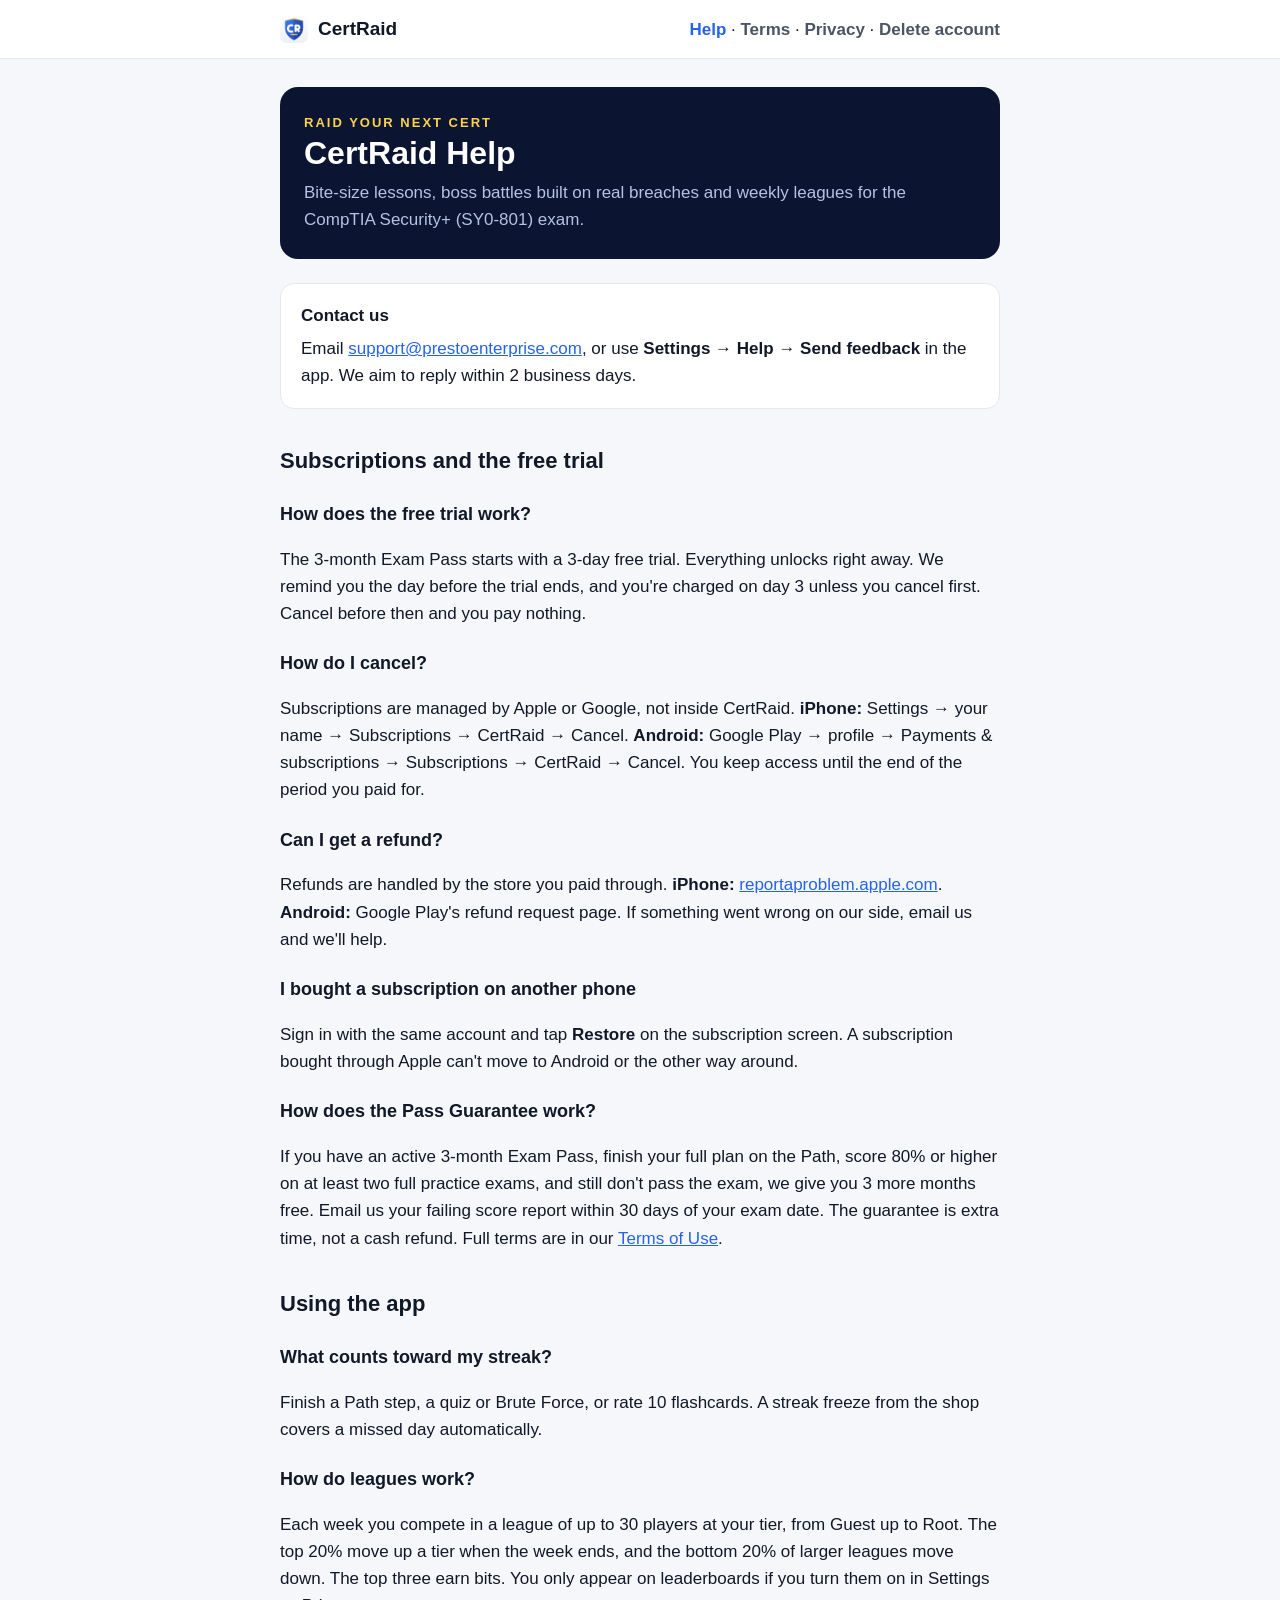
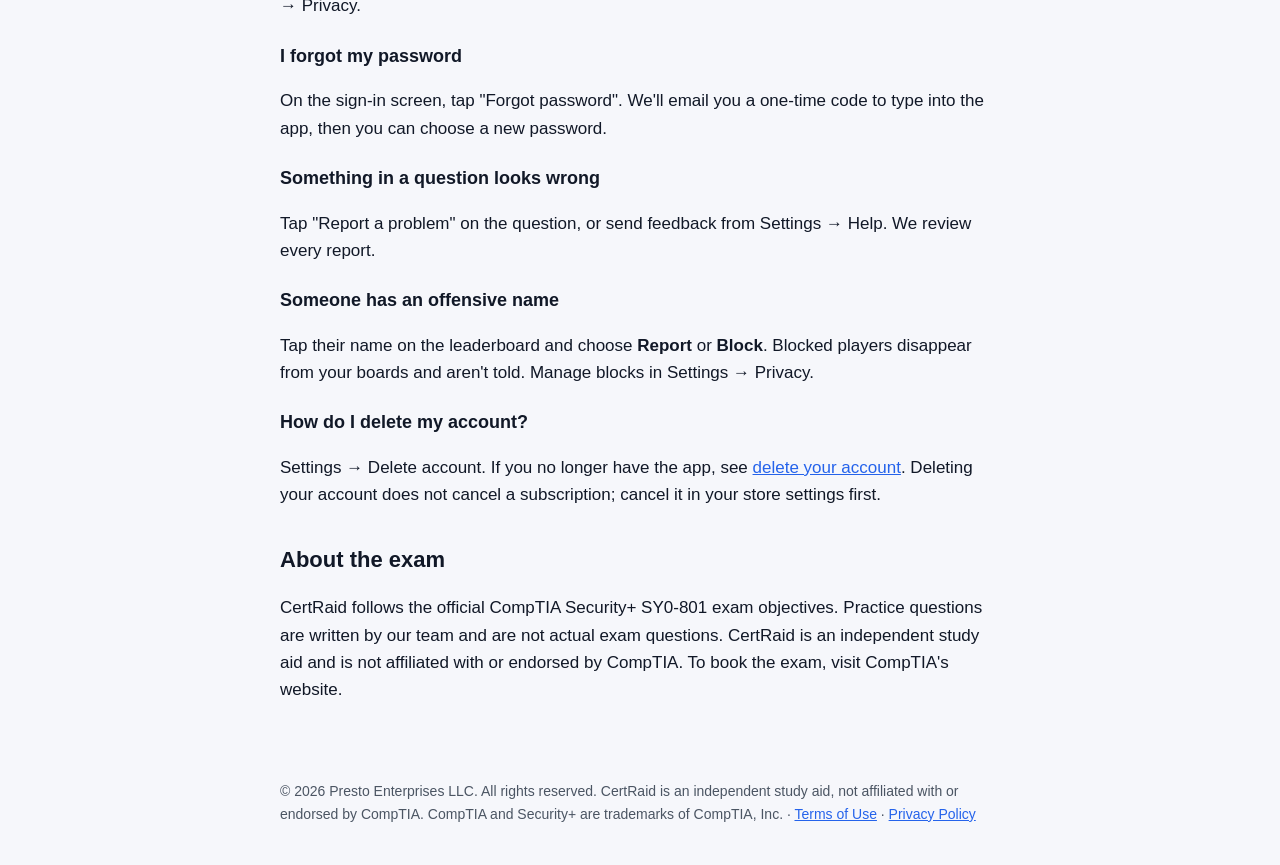
<file: index.html>
<!doctype html>
<html lang="en">
<head>
<meta charset="utf-8">
<meta name="viewport" content="width=device-width, initial-scale=1">
<title>Help · CertRaid</title>
<meta name="description" content="Help and contact for CertRaid, the gamified CompTIA Security+ (SY0-801) study app.">
<link rel="icon" href="favicon.png">
<link rel="stylesheet" href="style.css">
</head>
<body>
<header><div class="bar">
  <a class="brand" href="./"><img src="icon.png" alt="" width="28" height="28"> CertRaid</a>
  <nav><a href="./" aria-current="page">Help</a> · <a href="terms.html">Terms</a> · <a href="privacy.html">Privacy</a> · <a href="delete-account.html">Delete account</a></nav>
</div></header>
<main>
<div class="hero">
  <div class="tag">RAID YOUR NEXT CERT</div>
  <h1>CertRaid Help</h1>
  <p>Bite-size lessons, boss battles built on real breaches and weekly leagues for the CompTIA Security+ (SY0-801) exam.</p>
</div>

<div class="card">
  <strong>Contact us</strong>
  <p style="margin: 6px 0 0">Email <a href="mailto:support@prestoenterprise.com">support@prestoenterprise.com</a>, or use <strong>Settings → Help → Send feedback</strong> in the app. We aim to reply within 2 business days.</p>
</div>

<h2>Subscriptions and the free trial</h2>

<h3>How does the free trial work?</h3>
<p>The 3-month Exam Pass starts with a 3-day free trial. Everything unlocks right away. We remind you the day before the trial ends, and you're charged on day 3 unless you cancel first. Cancel before then and you pay nothing.</p>

<h3>How do I cancel?</h3>
<p>Subscriptions are managed by Apple or Google, not inside CertRaid. <strong>iPhone:</strong> Settings → your name → Subscriptions → CertRaid → Cancel. <strong>Android:</strong> Google Play → profile → Payments &amp; subscriptions → Subscriptions → CertRaid → Cancel. You keep access until the end of the period you paid for.</p>

<h3>Can I get a refund?</h3>
<p>Refunds are handled by the store you paid through. <strong>iPhone:</strong> <a href="https://reportaproblem.apple.com">reportaproblem.apple.com</a>. <strong>Android:</strong> Google Play's refund request page. If something went wrong on our side, email us and we'll help.</p>

<h3>I bought a subscription on another phone</h3>
<p>Sign in with the same account and tap <strong>Restore</strong> on the subscription screen. A subscription bought through Apple can't move to Android or the other way around.</p>

<h3>How does the Pass Guarantee work?</h3>
<p>If you have an active 3-month Exam Pass, finish your full plan on the Path, score 80% or higher on at least two full practice exams, and still don't pass the exam, we give you 3 more months free. Email us your failing score report within 30 days of your exam date. The guarantee is extra time, not a cash refund. Full terms are in our <a href="terms.html#guarantee">Terms of Use</a>.</p>

<h2>Using the app</h2>

<h3>What counts toward my streak?</h3>
<p>Finish a Path step, a quiz or Brute Force, or rate 10 flashcards. A streak freeze from the shop covers a missed day automatically.</p>

<h3>How do leagues work?</h3>
<p>Each week you compete in a league of up to 30 players at your tier, from Guest up to Root. The top 20% move up a tier when the week ends, and the bottom 20% of larger leagues move down. The top three earn bits. You only appear on leaderboards if you turn them on in Settings → Privacy.</p>

<h3>I forgot my password</h3>
<p>On the sign-in screen, tap "Forgot password". We'll email you a one-time code to type into the app, then you can choose a new password.</p>

<h3>Something in a question looks wrong</h3>
<p>Tap "Report a problem" on the question, or send feedback from Settings → Help. We review every report.</p>

<h3>Someone has an offensive name</h3>
<p>Tap their name on the leaderboard and choose <strong>Report</strong> or <strong>Block</strong>. Blocked players disappear from your boards and aren't told. Manage blocks in Settings → Privacy.</p>

<h3>How do I delete my account?</h3>
<p>Settings → Delete account. If you no longer have the app, see <a href="delete-account.html">delete your account</a>. Deleting your account does not cancel a subscription; cancel it in your store settings first.</p>

<h2>About the exam</h2>
<p>CertRaid follows the official CompTIA Security+ SY0-801 exam objectives. Practice questions are written by our team and are not actual exam questions. CertRaid is an independent study aid and is not affiliated with or endorsed by CompTIA. To book the exam, visit CompTIA's website.</p>
</main>
<footer>© 2026 Presto Enterprises LLC. All rights reserved. CertRaid is an independent study aid, not affiliated with or endorsed by CompTIA. CompTIA and Security+ are trademarks of CompTIA, Inc. · <a href="terms.html">Terms of Use</a> · <a href="privacy.html">Privacy Policy</a></footer>
</body>
</html>
</file>
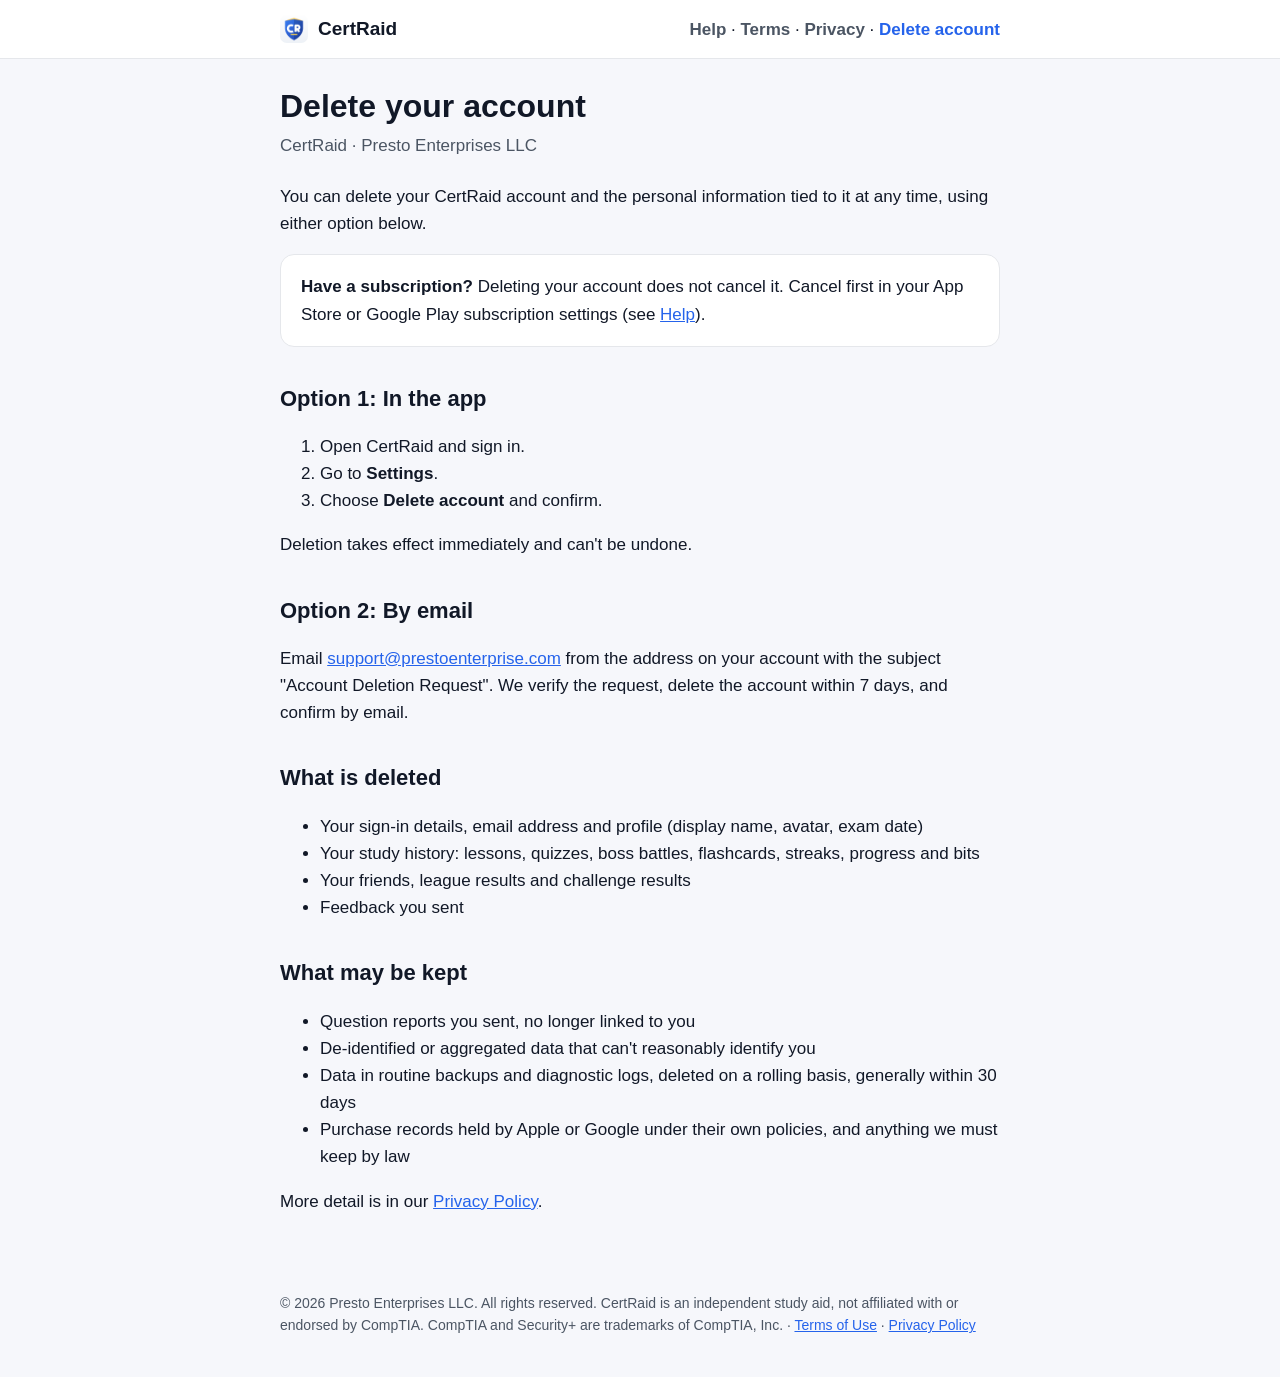
<file: delete-account.html>
<!doctype html>
<html lang="en">
<head>
<meta charset="utf-8">
<meta name="viewport" content="width=device-width, initial-scale=1">
<title>Delete your account · CertRaid</title>
<meta name="description" content="How to delete your CertRaid account and data.">
<link rel="icon" href="favicon.png">
<link rel="stylesheet" href="style.css">
</head>
<body>
<header><div class="bar">
  <a class="brand" href="./"><img src="icon.png" alt="" width="28" height="28"> CertRaid</a>
  <nav><a href="./">Help</a> · <a href="terms.html">Terms</a> · <a href="privacy.html">Privacy</a> · <a href="delete-account.html" aria-current="page">Delete account</a></nav>
</div></header>
<main>
<h1>Delete your account</h1>
<p class="meta">CertRaid · Presto Enterprises LLC</p>

<p>You can delete your CertRaid account and the personal information tied to it at any time, using either option below.</p>

<div class="card"><strong>Have a subscription?</strong> Deleting your account does not cancel it. Cancel first in your App Store or Google Play subscription settings (see <a href="./">Help</a>).</div>

<h2>Option 1: In the app</h2>
<ol>
  <li>Open CertRaid and sign in.</li>
  <li>Go to <strong>Settings</strong>.</li>
  <li>Choose <strong>Delete account</strong> and confirm.</li>
</ol>
<p>Deletion takes effect immediately and can't be undone.</p>

<h2>Option 2: By email</h2>
<p>Email <a href="mailto:support@prestoenterprise.com?subject=Account%20Deletion%20Request">support@prestoenterprise.com</a> from the address on your account with the subject "Account Deletion Request". We verify the request, delete the account within 7 days, and confirm by email.</p>

<h2>What is deleted</h2>
<ul>
  <li>Your sign-in details, email address and profile (display name, avatar, exam date)</li>
  <li>Your study history: lessons, quizzes, boss battles, flashcards, streaks, progress and bits</li>
  <li>Your friends, league results and challenge results</li>
  <li>Feedback you sent</li>
</ul>

<h2>What may be kept</h2>
<ul>
  <li>Question reports you sent, no longer linked to you</li>
  <li>De-identified or aggregated data that can't reasonably identify you</li>
  <li>Data in routine backups and diagnostic logs, deleted on a rolling basis, generally within 30 days</li>
  <li>Purchase records held by Apple or Google under their own policies, and anything we must keep by law</li>
</ul>
<p>More detail is in our <a href="privacy.html">Privacy Policy</a>.</p>
</main>
<footer>© 2026 Presto Enterprises LLC. All rights reserved. CertRaid is an independent study aid, not affiliated with or endorsed by CompTIA. CompTIA and Security+ are trademarks of CompTIA, Inc. · <a href="terms.html">Terms of Use</a> · <a href="privacy.html">Privacy Policy</a></footer>
</body>
</html>
</file>
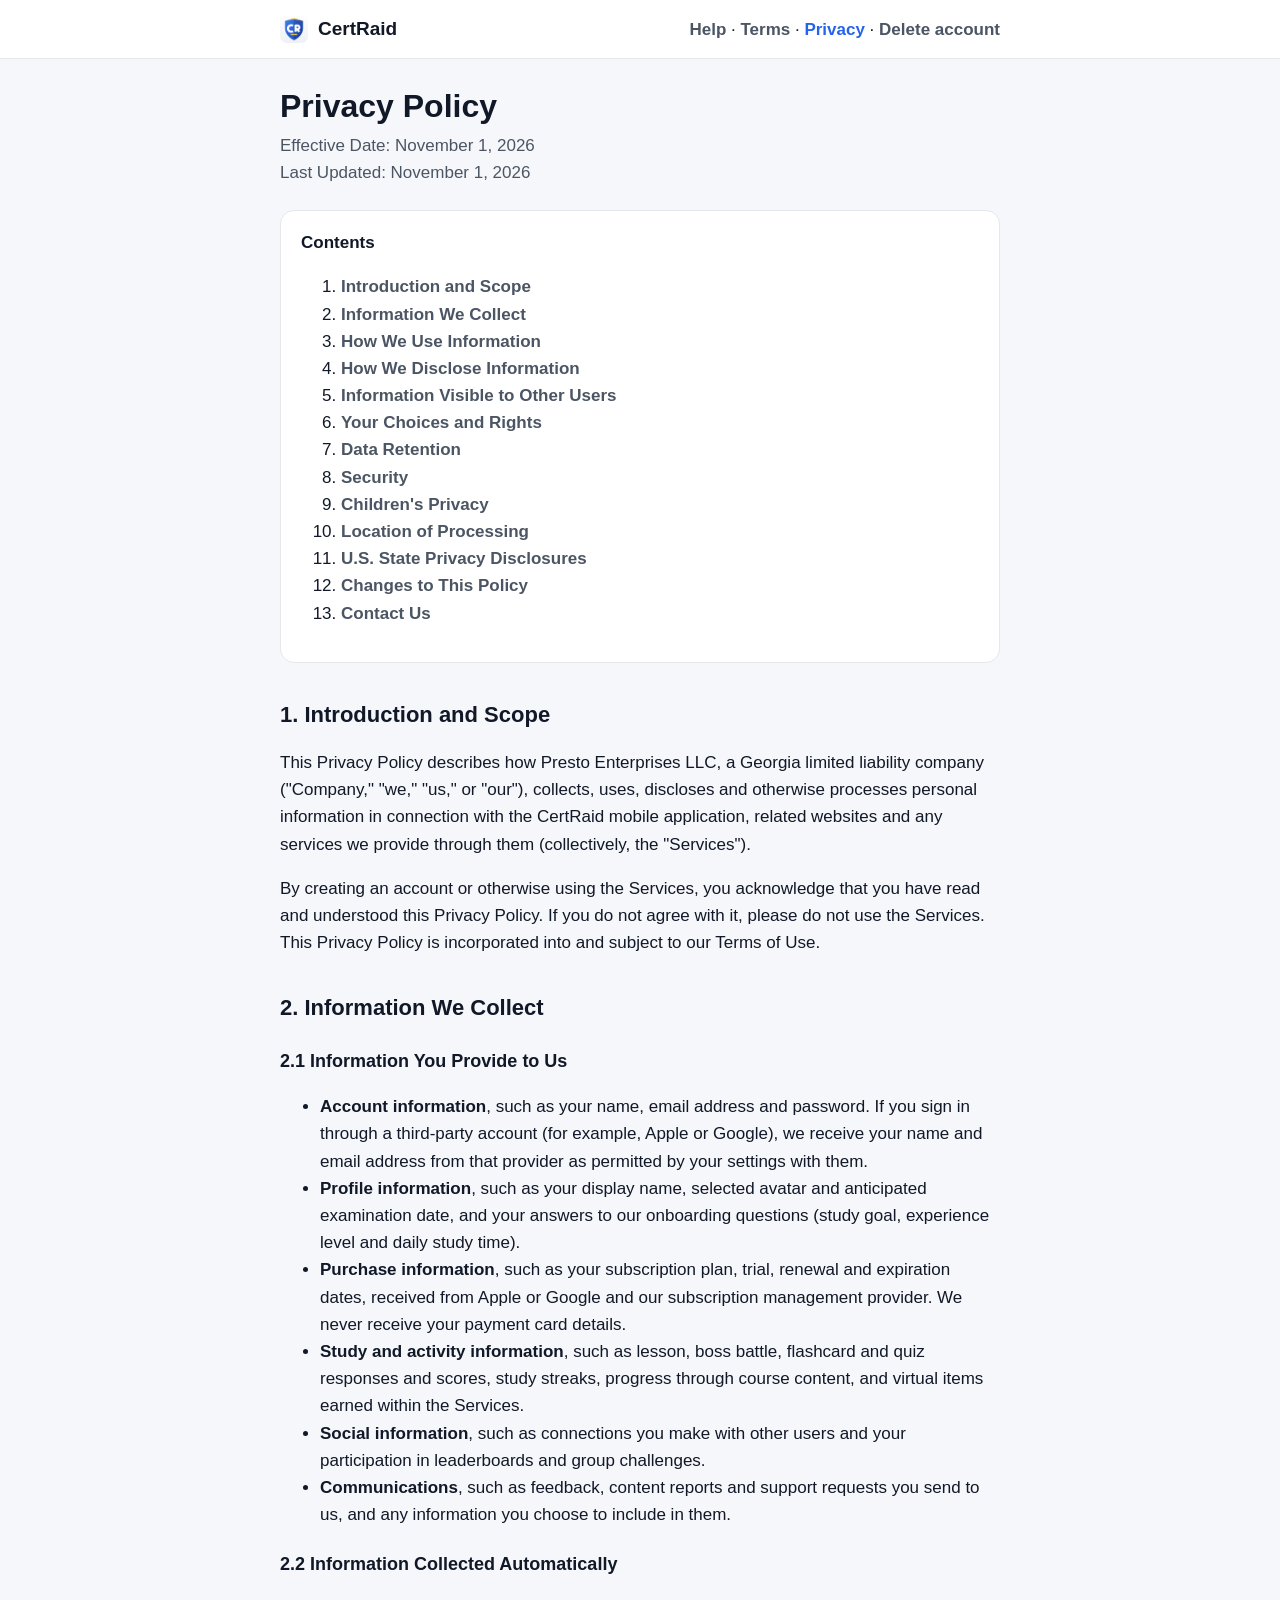
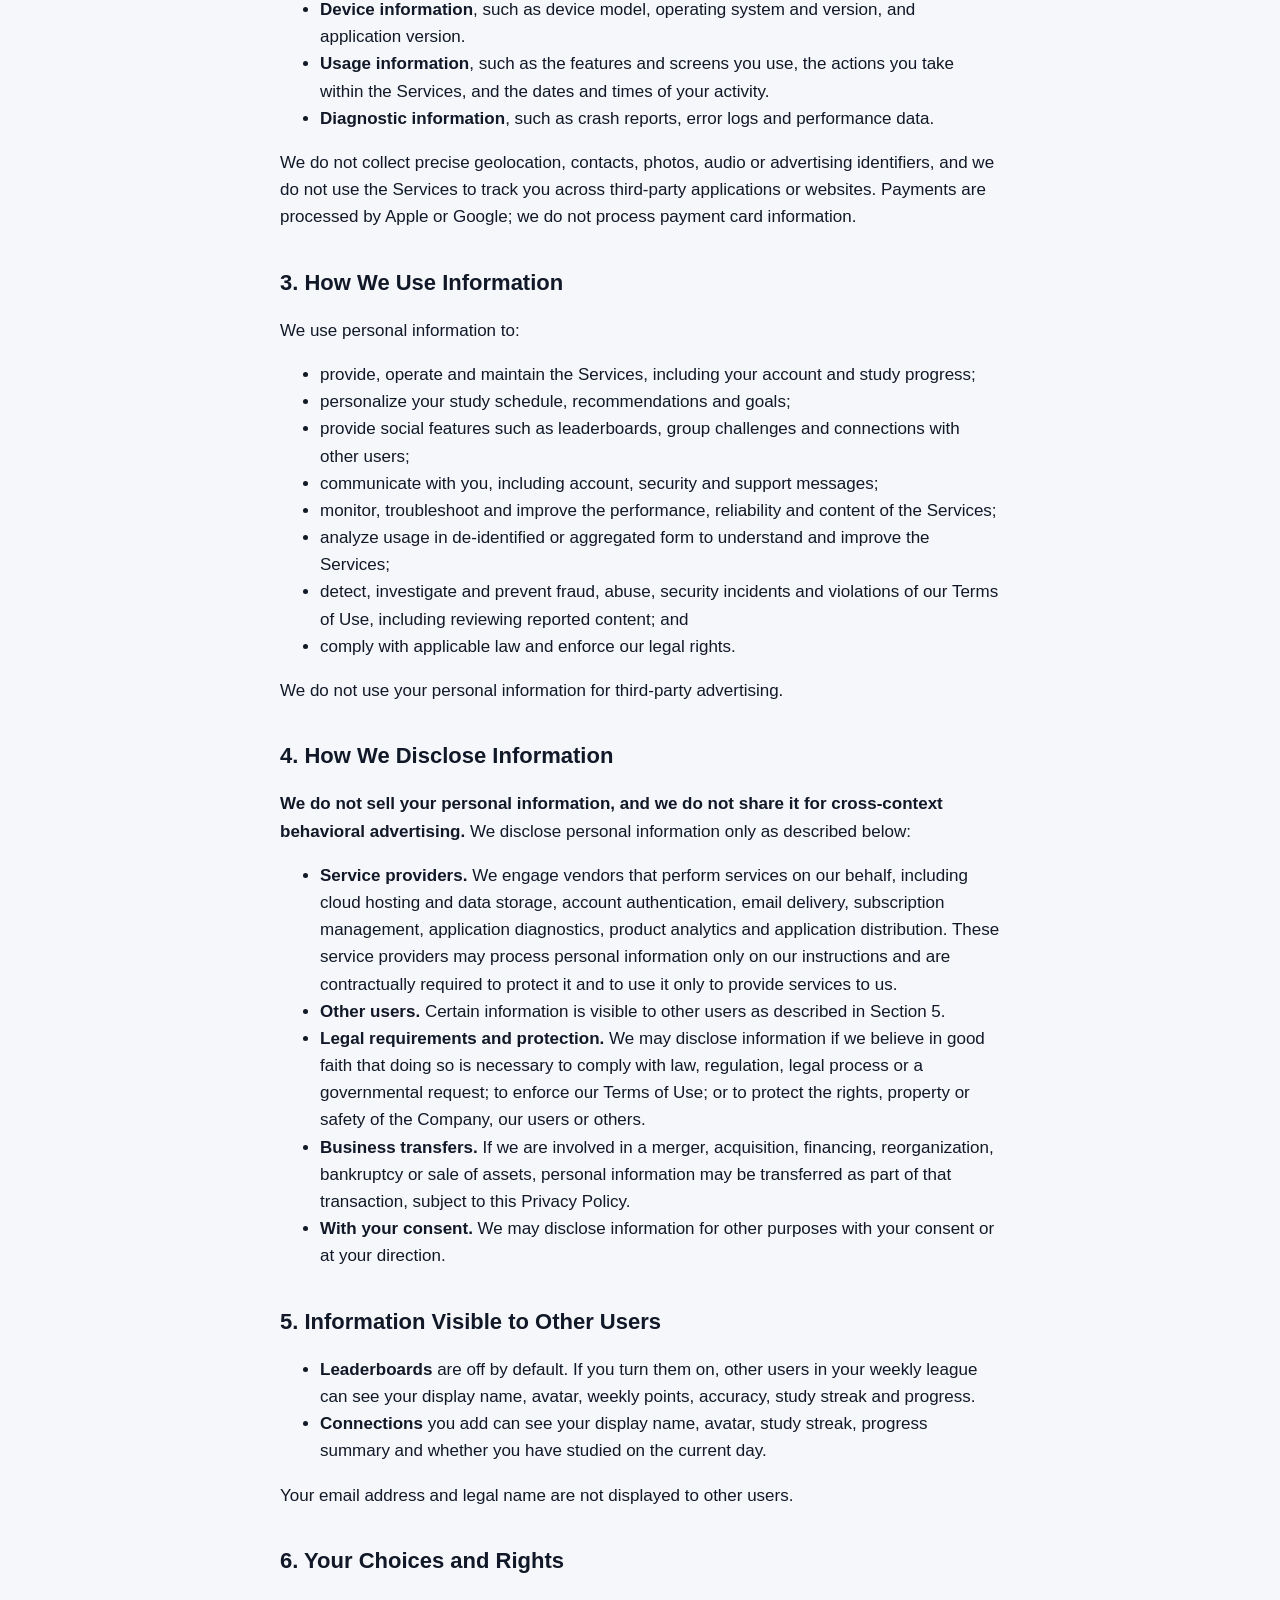
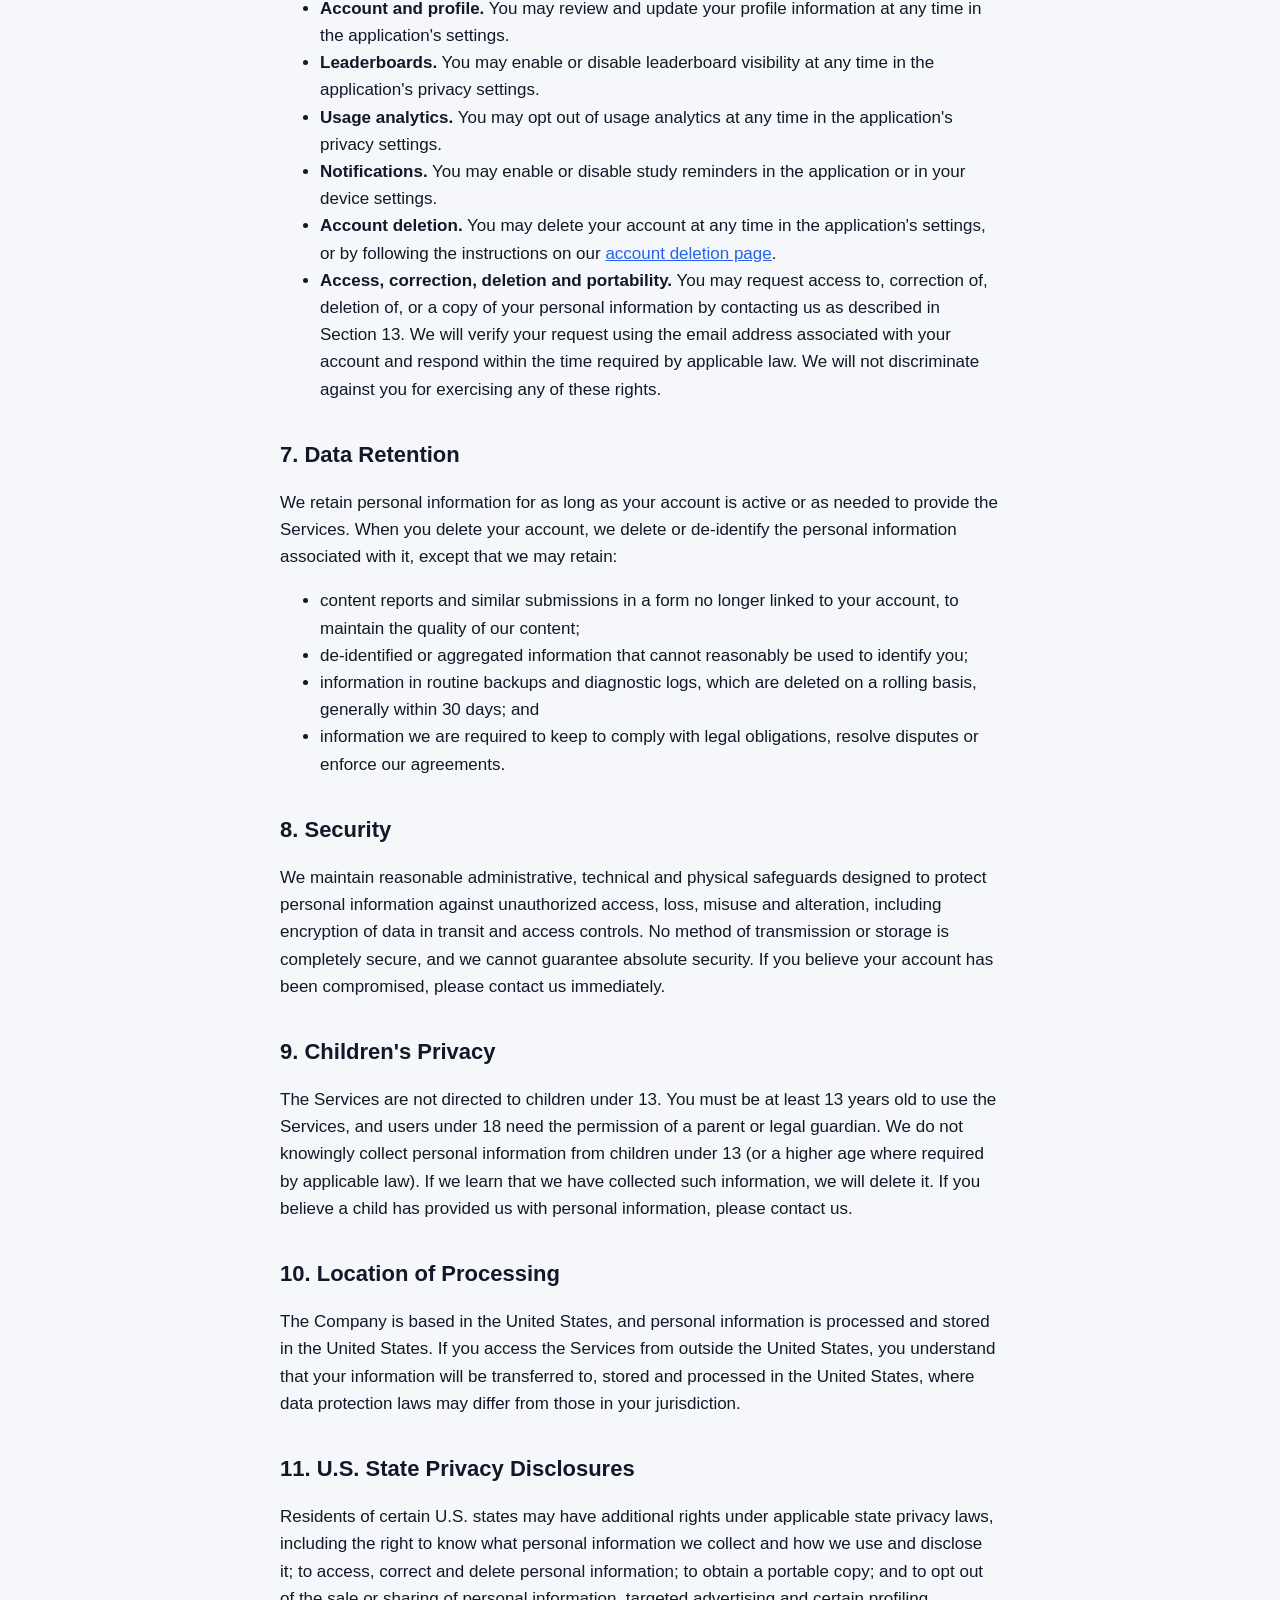
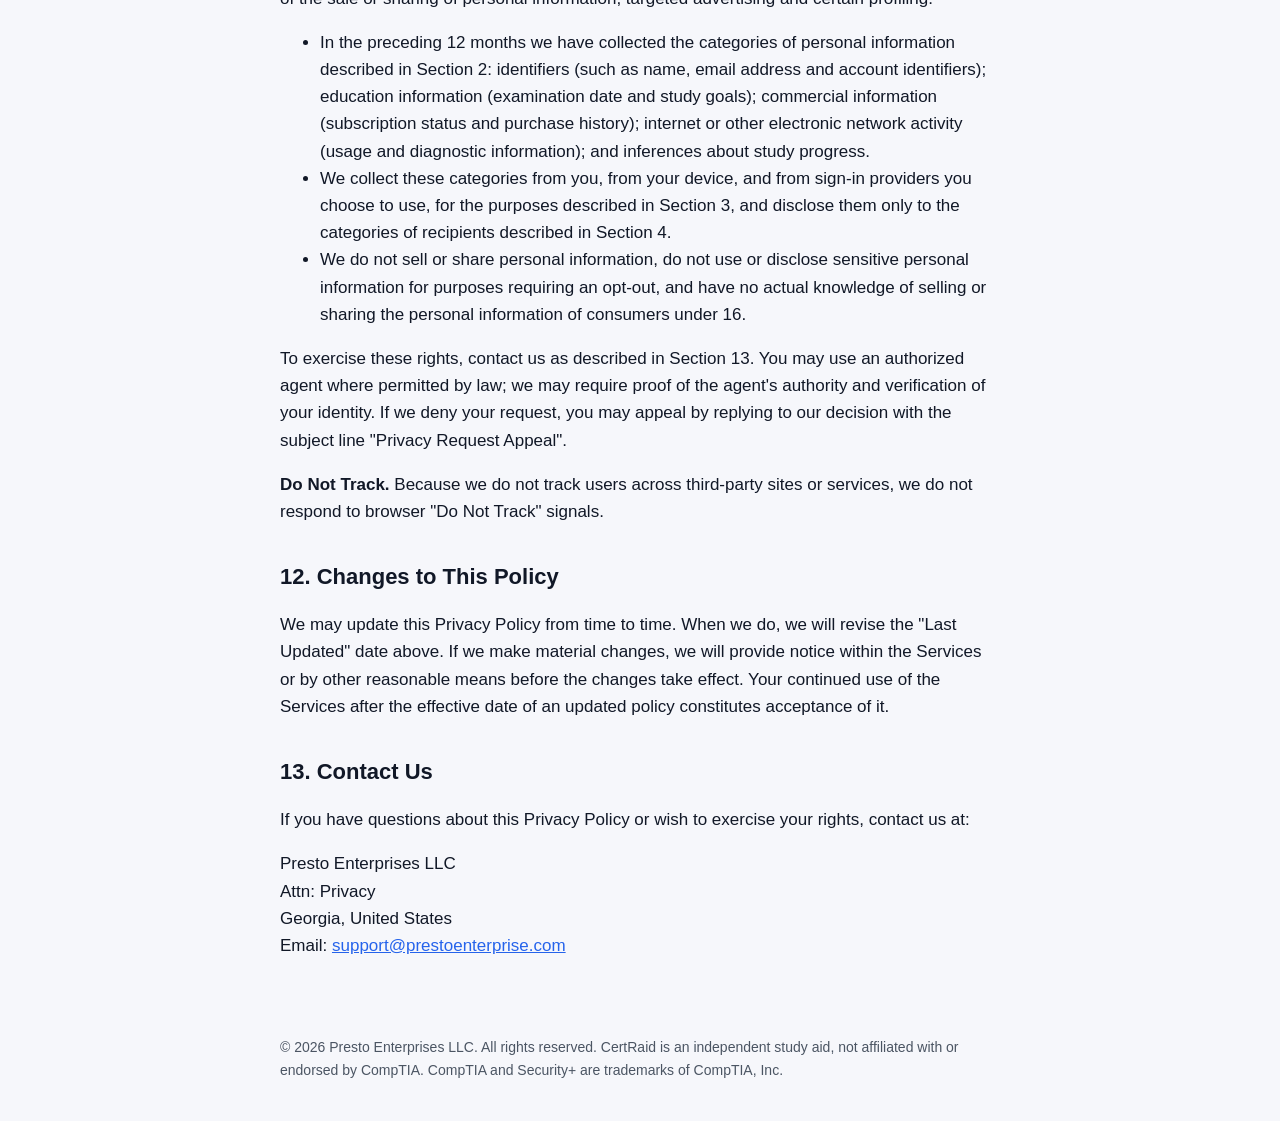
<file: privacy.html>
<!doctype html>
<html lang="en">
<head>
<meta charset="utf-8">
<meta name="viewport" content="width=device-width, initial-scale=1">
<title>Privacy Policy · CertRaid</title>
<meta name="description" content="Privacy Policy for the CertRaid mobile application, operated by Presto Enterprises LLC.">
<link rel="icon" href="favicon.png">
<link rel="stylesheet" href="style.css">
</head>
<body>
<header><div class="bar">
  <a class="brand" href="./"><img src="icon.png" alt="" width="28" height="28"> CertRaid</a>
  <nav><a href="./">Help</a> · <a href="terms.html">Terms</a> · <a href="privacy.html" aria-current="page">Privacy</a> · <a href="delete-account.html">Delete account</a></nav>
</div></header>
<main>
<h1>Privacy Policy</h1>
<p class="meta">Effective Date: November 1, 2026<br>Last Updated: November 1, 2026</p>

<nav class="card" aria-label="Contents">
  <strong>Contents</strong>
  <ol>
    <li><a href="#scope">Introduction and Scope</a></li>
    <li><a href="#collect">Information We Collect</a></li>
    <li><a href="#use">How We Use Information</a></li>
    <li><a href="#disclose">How We Disclose Information</a></li>
    <li><a href="#visibility">Information Visible to Other Users</a></li>
    <li><a href="#choices">Your Choices and Rights</a></li>
    <li><a href="#retention">Data Retention</a></li>
    <li><a href="#security">Security</a></li>
    <li><a href="#children">Children's Privacy</a></li>
    <li><a href="#location">Location of Processing</a></li>
    <li><a href="#state">U.S. State Privacy Disclosures</a></li>
    <li><a href="#changes">Changes to This Policy</a></li>
    <li><a href="#contact">Contact Us</a></li>
  </ol>
</nav>

<h2 id="scope">1. Introduction and Scope</h2>
<p>This Privacy Policy describes how Presto Enterprises LLC, a Georgia limited liability company ("Company," "we," "us," or "our"), collects, uses, discloses and otherwise processes personal information in connection with the CertRaid mobile application, related websites and any services we provide through them (collectively, the "Services").</p>
<p>By creating an account or otherwise using the Services, you acknowledge that you have read and understood this Privacy Policy. If you do not agree with it, please do not use the Services. This Privacy Policy is incorporated into and subject to our Terms of Use.</p>

<h2 id="collect">2. Information We Collect</h2>
<h3>2.1 Information You Provide to Us</h3>
<ul>
  <li><strong>Account information</strong>, such as your name, email address and password. If you sign in through a third-party account (for example, Apple or Google), we receive your name and email address from that provider as permitted by your settings with them.</li>
  <li><strong>Profile information</strong>, such as your display name, selected avatar and anticipated examination date, and your answers to our onboarding questions (study goal, experience level and daily study time).</li>
  <li><strong>Purchase information</strong>, such as your subscription plan, trial, renewal and expiration dates, received from Apple or Google and our subscription management provider. We never receive your payment card details.</li>
  <li><strong>Study and activity information</strong>, such as lesson, boss battle, flashcard and quiz responses and scores, study streaks, progress through course content, and virtual items earned within the Services.</li>
  <li><strong>Social information</strong>, such as connections you make with other users and your participation in leaderboards and group challenges.</li>
  <li><strong>Communications</strong>, such as feedback, content reports and support requests you send to us, and any information you choose to include in them.</li>
</ul>
<h3>2.2 Information Collected Automatically</h3>
<ul>
  <li><strong>Device information</strong>, such as device model, operating system and version, and application version.</li>
  <li><strong>Usage information</strong>, such as the features and screens you use, the actions you take within the Services, and the dates and times of your activity.</li>
  <li><strong>Diagnostic information</strong>, such as crash reports, error logs and performance data.</li>
</ul>
<p>We do not collect precise geolocation, contacts, photos, audio or advertising identifiers, and we do not use the Services to track you across third-party applications or websites. Payments are processed by Apple or Google; we do not process payment card information.</p>

<h2 id="use">3. How We Use Information</h2>
<p>We use personal information to:</p>
<ul>
  <li>provide, operate and maintain the Services, including your account and study progress;</li>
  <li>personalize your study schedule, recommendations and goals;</li>
  <li>provide social features such as leaderboards, group challenges and connections with other users;</li>
  <li>communicate with you, including account, security and support messages;</li>
  <li>monitor, troubleshoot and improve the performance, reliability and content of the Services;</li>
  <li>analyze usage in de-identified or aggregated form to understand and improve the Services;</li>
  <li>detect, investigate and prevent fraud, abuse, security incidents and violations of our Terms of Use, including reviewing reported content; and</li>
  <li>comply with applicable law and enforce our legal rights.</li>
</ul>
<p>We do not use your personal information for third-party advertising.</p>

<h2 id="disclose">4. How We Disclose Information</h2>
<p><strong>We do not sell your personal information, and we do not share it for cross-context behavioral advertising.</strong> We disclose personal information only as described below:</p>
<ul>
  <li><strong>Service providers.</strong> We engage vendors that perform services on our behalf, including cloud hosting and data storage, account authentication, email delivery, subscription management, application diagnostics, product analytics and application distribution. These service providers may process personal information only on our instructions and are contractually required to protect it and to use it only to provide services to us.</li>
  <li><strong>Other users.</strong> Certain information is visible to other users as described in Section 5.</li>
  <li><strong>Legal requirements and protection.</strong> We may disclose information if we believe in good faith that doing so is necessary to comply with law, regulation, legal process or a governmental request; to enforce our Terms of Use; or to protect the rights, property or safety of the Company, our users or others.</li>
  <li><strong>Business transfers.</strong> If we are involved in a merger, acquisition, financing, reorganization, bankruptcy or sale of assets, personal information may be transferred as part of that transaction, subject to this Privacy Policy.</li>
  <li><strong>With your consent.</strong> We may disclose information for other purposes with your consent or at your direction.</li>
</ul>

<h2 id="visibility">5. Information Visible to Other Users</h2>
<ul>
  <li><strong>Leaderboards</strong> are off by default. If you turn them on, other users in your weekly league can see your display name, avatar, weekly points, accuracy, study streak and progress.</li>
  <li><strong>Connections</strong> you add can see your display name, avatar, study streak, progress summary and whether you have studied on the current day.</li>
</ul>
<p>Your email address and legal name are not displayed to other users.</p>

<h2 id="choices">6. Your Choices and Rights</h2>
<ul>
  <li><strong>Account and profile.</strong> You may review and update your profile information at any time in the application's settings.</li>
  <li><strong>Leaderboards.</strong> You may enable or disable leaderboard visibility at any time in the application's privacy settings.</li>
  <li><strong>Usage analytics.</strong> You may opt out of usage analytics at any time in the application's privacy settings.</li>
  <li><strong>Notifications.</strong> You may enable or disable study reminders in the application or in your device settings.</li>
  <li><strong>Account deletion.</strong> You may delete your account at any time in the application's settings, or by following the instructions on our <a href="delete-account.html">account deletion page</a>.</li>
  <li><strong>Access, correction, deletion and portability.</strong> You may request access to, correction of, deletion of, or a copy of your personal information by contacting us as described in Section 13. We will verify your request using the email address associated with your account and respond within the time required by applicable law. We will not discriminate against you for exercising any of these rights.</li>
</ul>

<h2 id="retention">7. Data Retention</h2>
<p>We retain personal information for as long as your account is active or as needed to provide the Services. When you delete your account, we delete or de-identify the personal information associated with it, except that we may retain:</p>
<ul>
  <li>content reports and similar submissions in a form no longer linked to your account, to maintain the quality of our content;</li>
  <li>de-identified or aggregated information that cannot reasonably be used to identify you;</li>
  <li>information in routine backups and diagnostic logs, which are deleted on a rolling basis, generally within 30 days; and</li>
  <li>information we are required to keep to comply with legal obligations, resolve disputes or enforce our agreements.</li>
</ul>

<h2 id="security">8. Security</h2>
<p>We maintain reasonable administrative, technical and physical safeguards designed to protect personal information against unauthorized access, loss, misuse and alteration, including encryption of data in transit and access controls. No method of transmission or storage is completely secure, and we cannot guarantee absolute security. If you believe your account has been compromised, please contact us immediately.</p>

<h2 id="children">9. Children's Privacy</h2>
<p>The Services are not directed to children under 13. You must be at least 13 years old to use the Services, and users under 18 need the permission of a parent or legal guardian. We do not knowingly collect personal information from children under 13 (or a higher age where required by applicable law). If we learn that we have collected such information, we will delete it. If you believe a child has provided us with personal information, please contact us.</p>

<h2 id="location">10. Location of Processing</h2>
<p>The Company is based in the United States, and personal information is processed and stored in the United States. If you access the Services from outside the United States, you understand that your information will be transferred to, stored and processed in the United States, where data protection laws may differ from those in your jurisdiction.</p>

<h2 id="state">11. U.S. State Privacy Disclosures</h2>
<p>Residents of certain U.S. states may have additional rights under applicable state privacy laws, including the right to know what personal information we collect and how we use and disclose it; to access, correct and delete personal information; to obtain a portable copy; and to opt out of the sale or sharing of personal information, targeted advertising and certain profiling.</p>
<ul>
  <li>In the preceding 12 months we have collected the categories of personal information described in Section 2: identifiers (such as name, email address and account identifiers); education information (examination date and study goals); commercial information (subscription status and purchase history); internet or other electronic network activity (usage and diagnostic information); and inferences about study progress.</li>
  <li>We collect these categories from you, from your device, and from sign-in providers you choose to use, for the purposes described in Section 3, and disclose them only to the categories of recipients described in Section 4.</li>
  <li>We do not sell or share personal information, do not use or disclose sensitive personal information for purposes requiring an opt-out, and have no actual knowledge of selling or sharing the personal information of consumers under 16.</li>
</ul>
<p>To exercise these rights, contact us as described in Section 13. You may use an authorized agent where permitted by law; we may require proof of the agent's authority and verification of your identity. If we deny your request, you may appeal by replying to our decision with the subject line "Privacy Request Appeal".</p>
<p><strong>Do Not Track.</strong> Because we do not track users across third-party sites or services, we do not respond to browser "Do Not Track" signals.</p>

<h2 id="changes">12. Changes to This Policy</h2>
<p>We may update this Privacy Policy from time to time. When we do, we will revise the "Last Updated" date above. If we make material changes, we will provide notice within the Services or by other reasonable means before the changes take effect. Your continued use of the Services after the effective date of an updated policy constitutes acceptance of it.</p>

<h2 id="contact">13. Contact Us</h2>
<p>If you have questions about this Privacy Policy or wish to exercise your rights, contact us at:</p>
<p>Presto Enterprises LLC<br>
Attn: Privacy<br>
Georgia, United States<br>
Email: <a href="mailto:support@prestoenterprise.com?subject=Privacy%20Request">support@prestoenterprise.com</a></p>
</main>
<footer>© 2026 Presto Enterprises LLC. All rights reserved. CertRaid is an independent study aid, not affiliated with or endorsed by CompTIA. CompTIA and Security+ are trademarks of CompTIA, Inc.</footer>
</body>
</html>
</file>
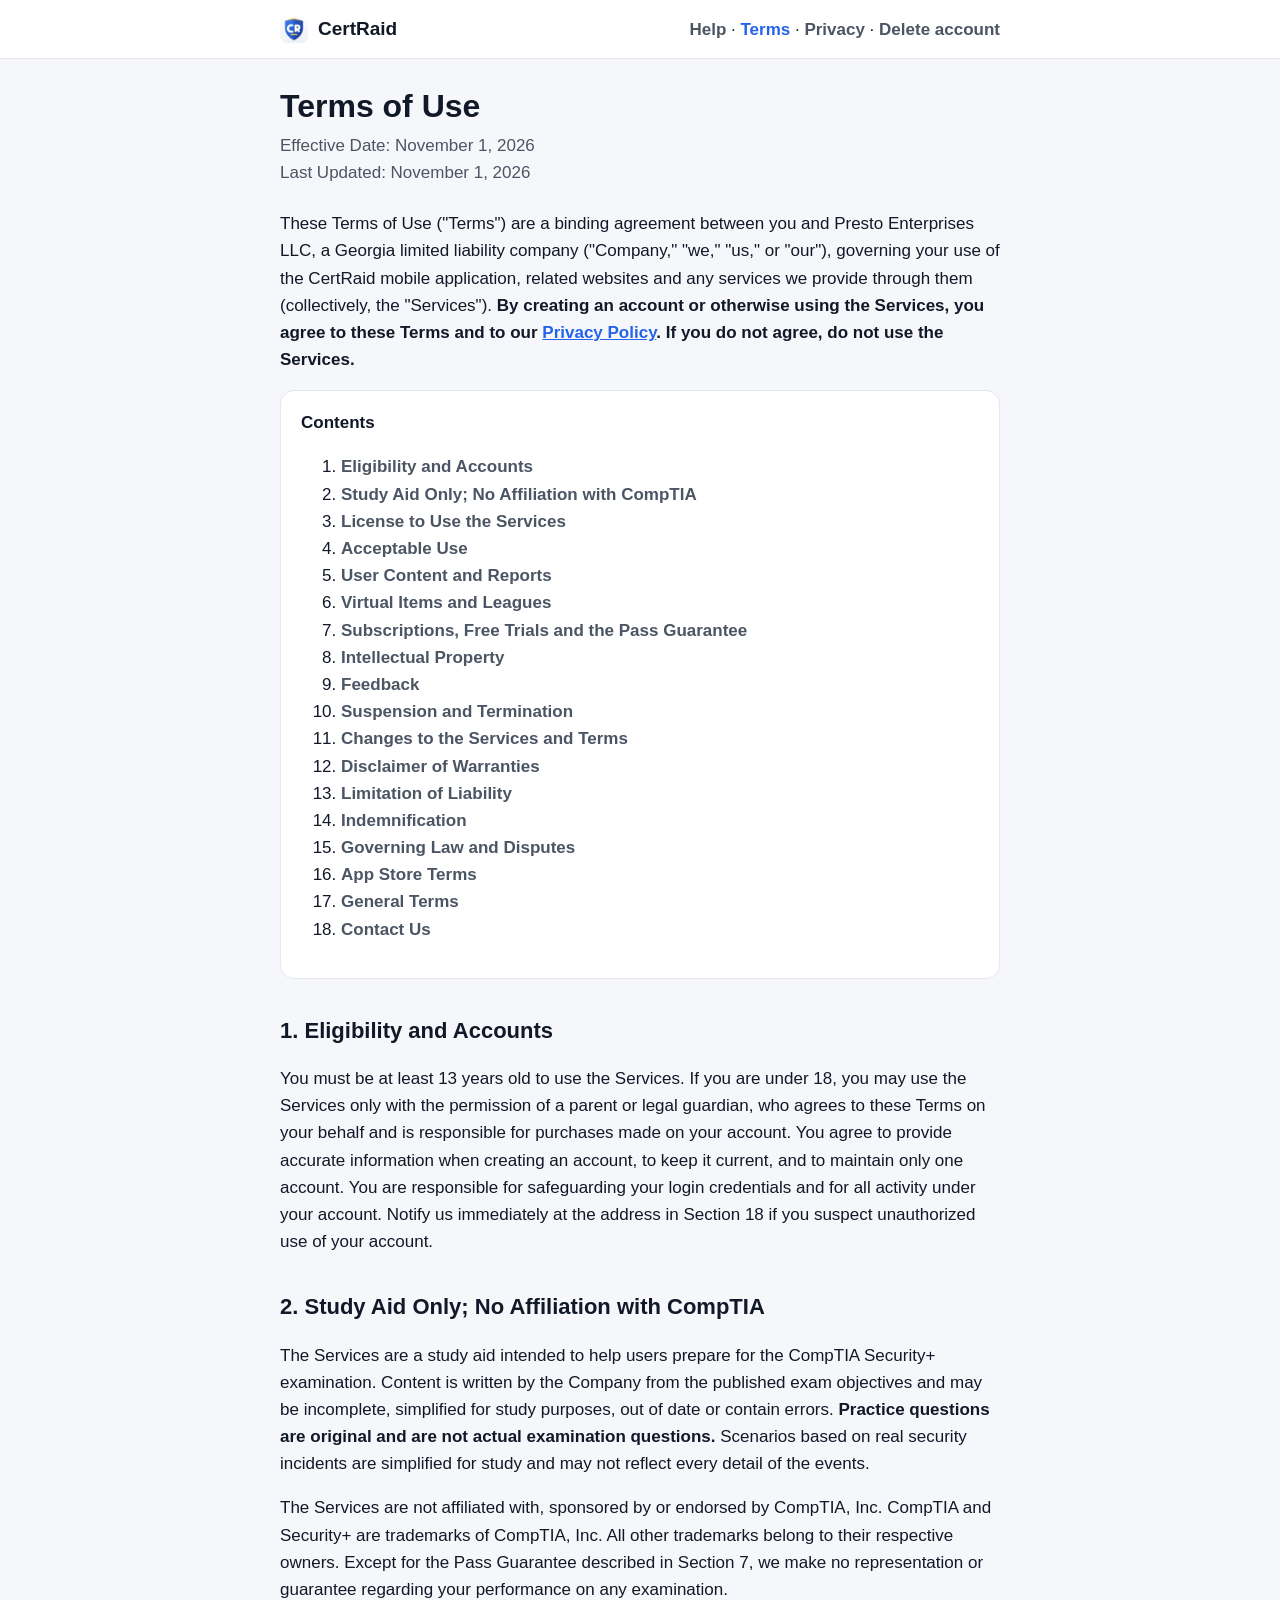
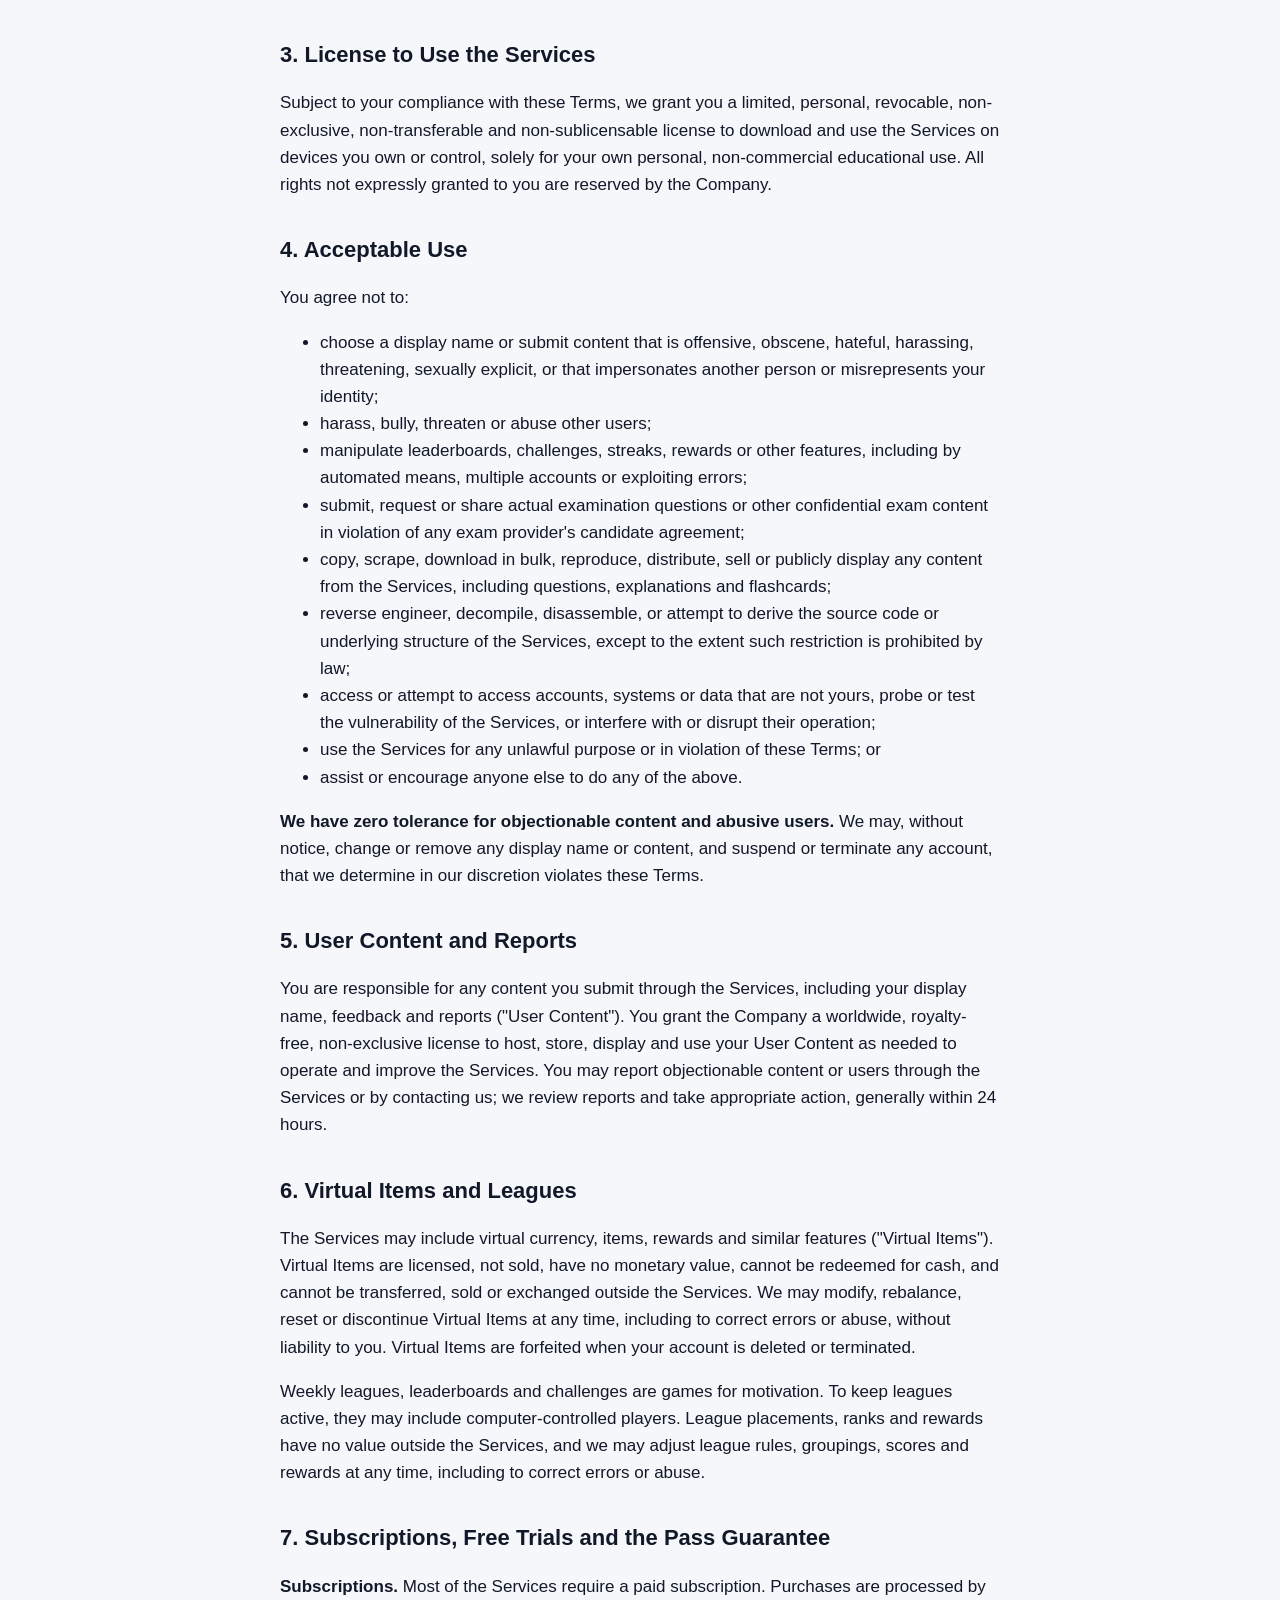
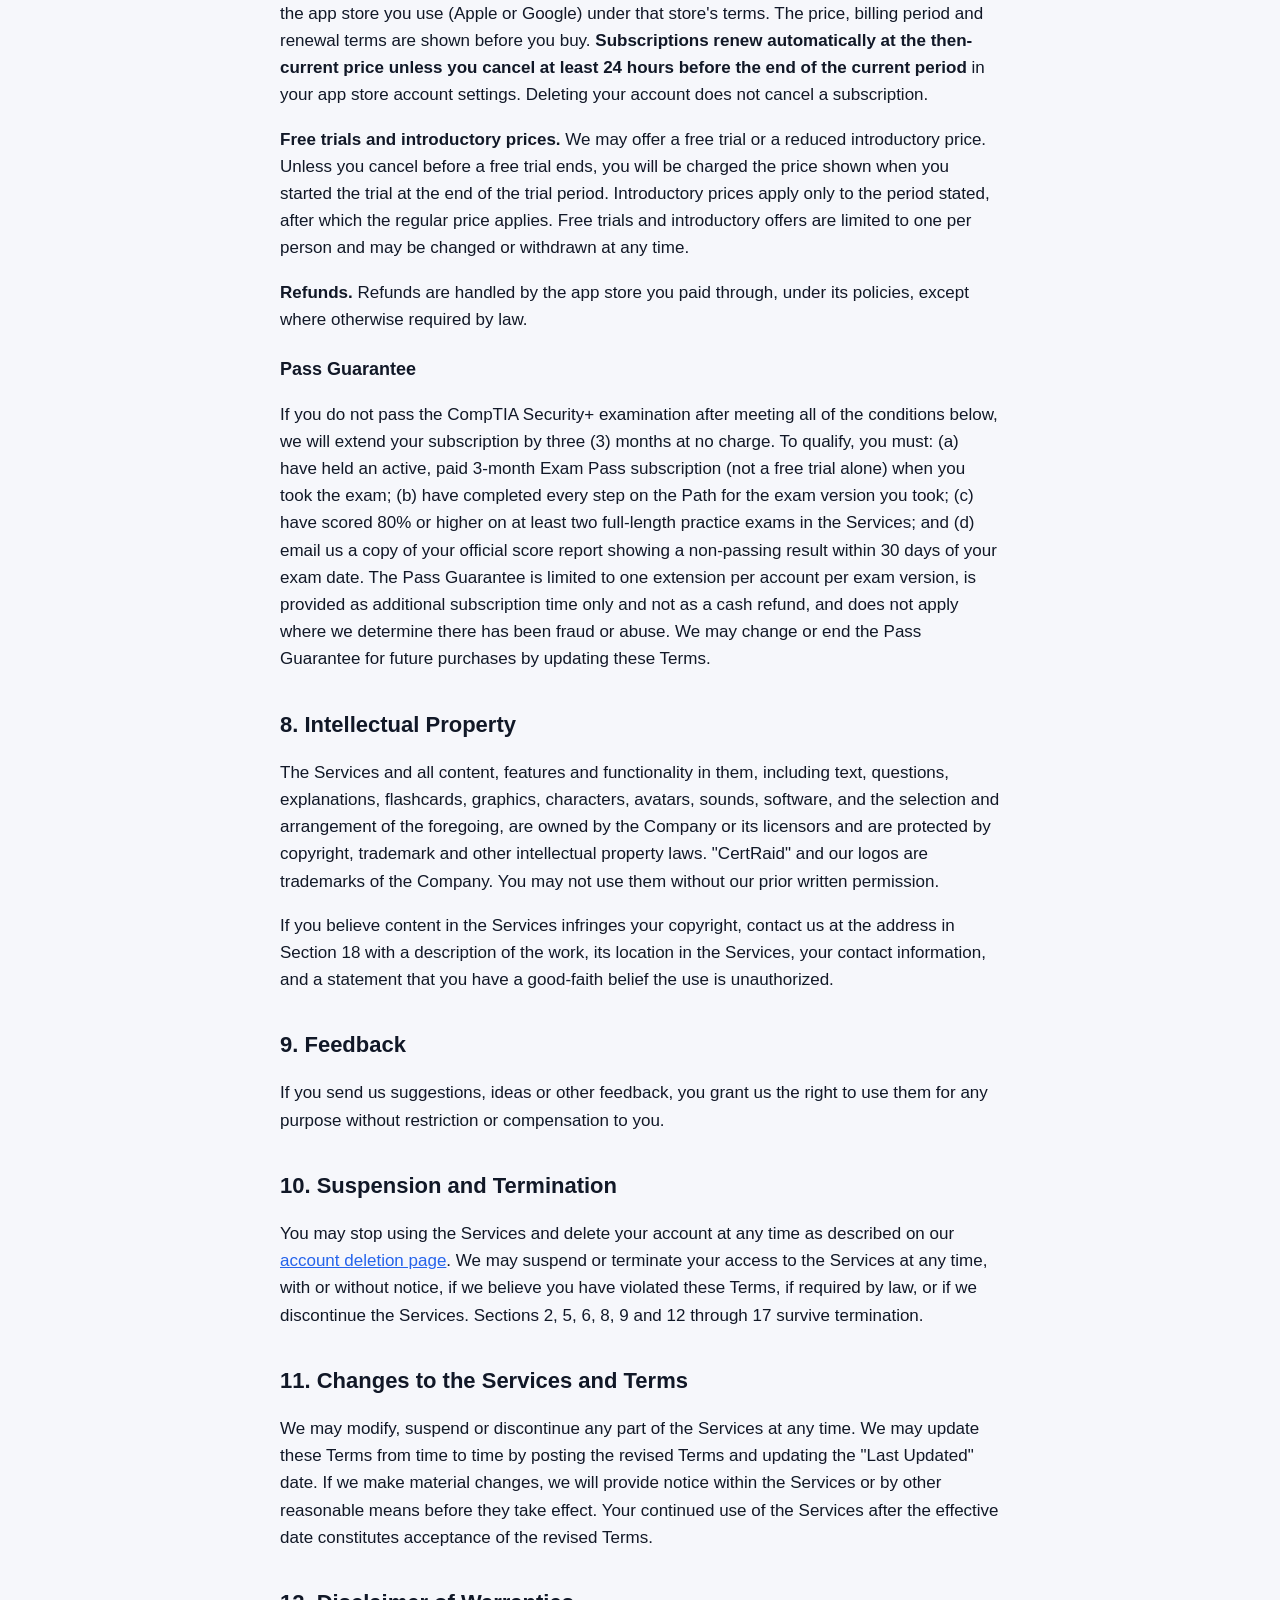
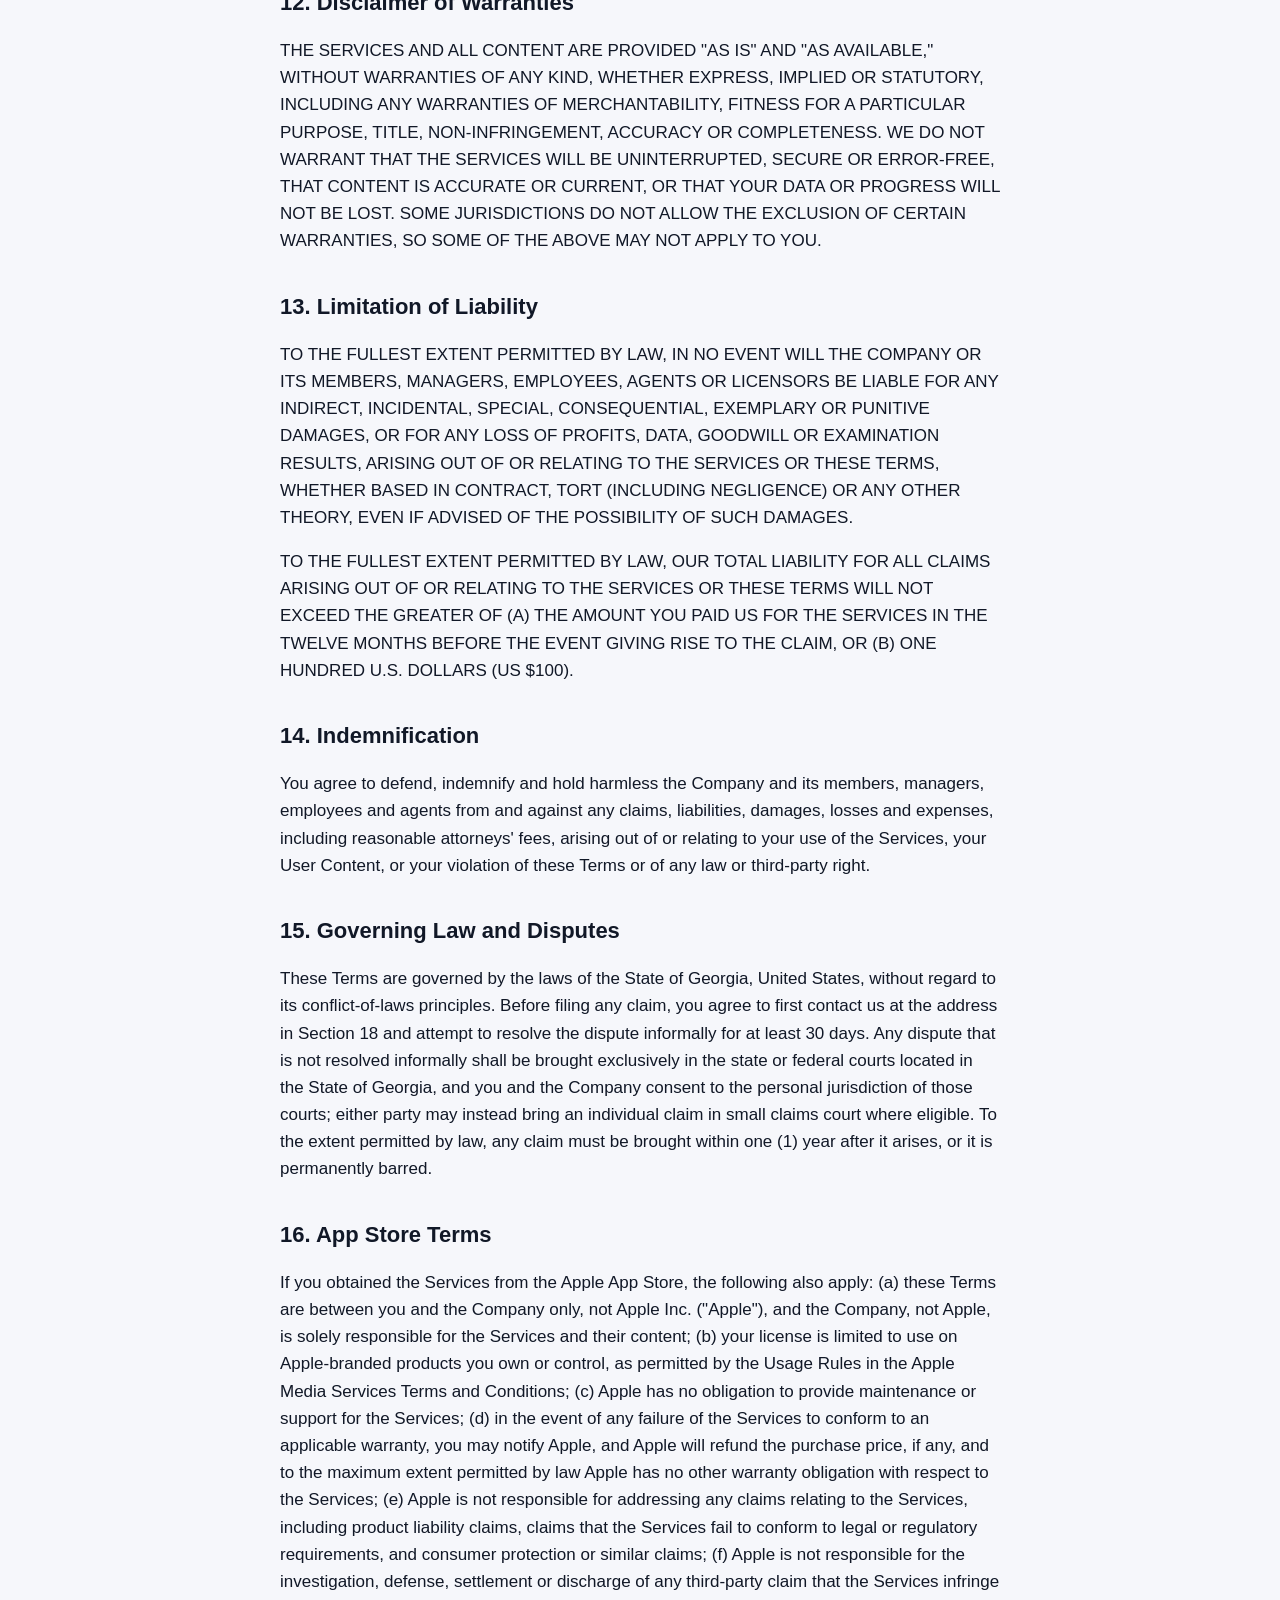
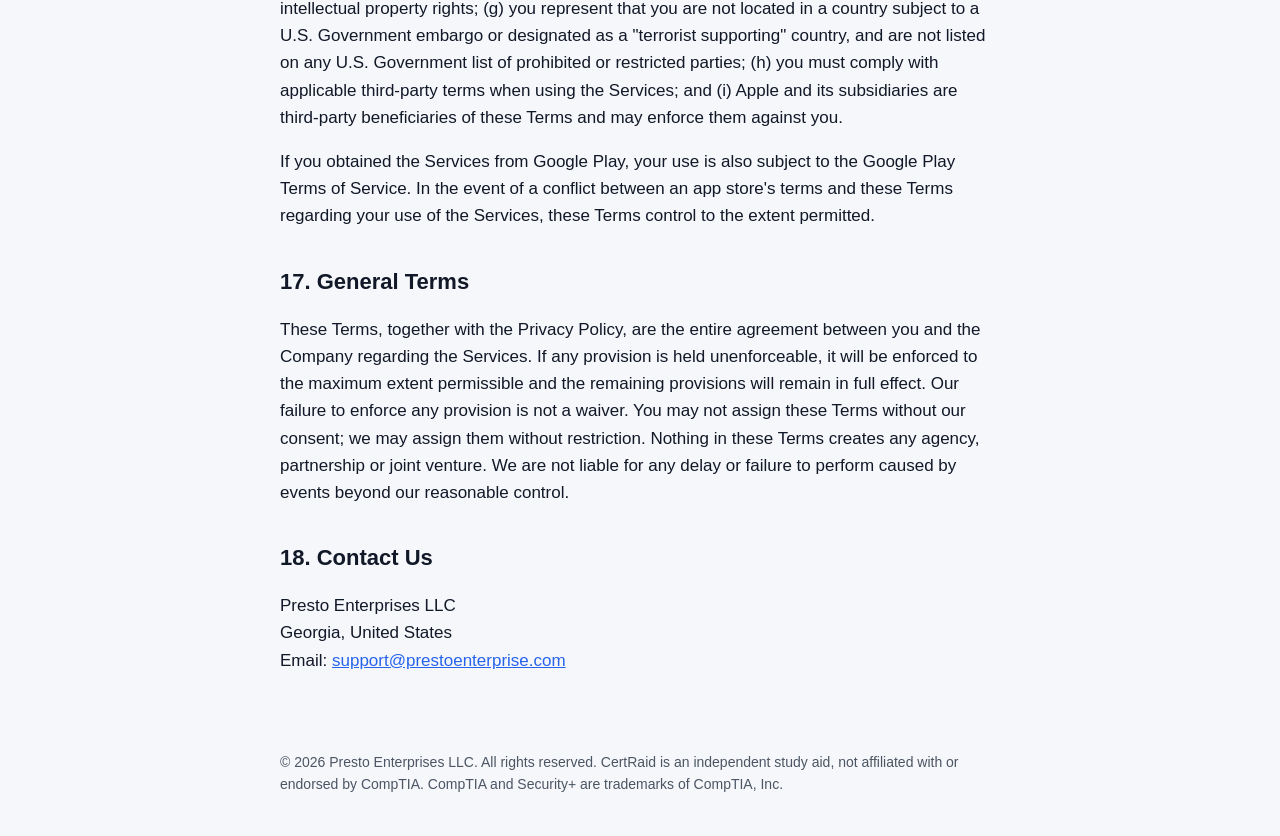
<file: terms.html>
<!doctype html>
<html lang="en">
<head>
<meta charset="utf-8">
<meta name="viewport" content="width=device-width, initial-scale=1">
<title>Terms of Use · CertRaid</title>
<meta name="description" content="Terms of Use for the CertRaid mobile application, operated by Presto Enterprises LLC.">
<link rel="icon" href="favicon.png">
<link rel="stylesheet" href="style.css">
</head>
<body>
<header><div class="bar">
  <a class="brand" href="./"><img src="icon.png" alt="" width="28" height="28"> CertRaid</a>
  <nav><a href="./">Help</a> · <a href="terms.html" aria-current="page">Terms</a> · <a href="privacy.html">Privacy</a> · <a href="delete-account.html">Delete account</a></nav>
</div></header>
<main>
<h1>Terms of Use</h1>
<p class="meta">Effective Date: November 1, 2026<br>Last Updated: November 1, 2026</p>

<p>These Terms of Use ("Terms") are a binding agreement between you and Presto Enterprises LLC, a Georgia limited liability company ("Company," "we," "us," or "our"), governing your use of the CertRaid mobile application, related websites and any services we provide through them (collectively, the "Services"). <strong>By creating an account or otherwise using the Services, you agree to these Terms and to our <a href="privacy.html">Privacy Policy</a>. If you do not agree, do not use the Services.</strong></p>

<nav class="card" aria-label="Contents">
  <strong>Contents</strong>
  <ol>
    <li><a href="#eligibility">Eligibility and Accounts</a></li>
    <li><a href="#educational">Study Aid Only; No Affiliation with CompTIA</a></li>
    <li><a href="#license">License to Use the Services</a></li>
    <li><a href="#conduct">Acceptable Use</a></li>
    <li><a href="#usercontent">User Content and Reports</a></li>
    <li><a href="#virtual">Virtual Items and Leagues</a></li>
    <li><a href="#purchases">Subscriptions, Free Trials and the Pass Guarantee</a></li>
    <li><a href="#ip">Intellectual Property</a></li>
    <li><a href="#feedback">Feedback</a></li>
    <li><a href="#termination">Suspension and Termination</a></li>
    <li><a href="#changes">Changes to the Services and Terms</a></li>
    <li><a href="#disclaimer">Disclaimer of Warranties</a></li>
    <li><a href="#liability">Limitation of Liability</a></li>
    <li><a href="#indemnity">Indemnification</a></li>
    <li><a href="#law">Governing Law and Disputes</a></li>
    <li><a href="#stores">App Store Terms</a></li>
    <li><a href="#general">General Terms</a></li>
    <li><a href="#contact">Contact Us</a></li>
  </ol>
</nav>

<h2 id="eligibility">1. Eligibility and Accounts</h2>
<p>You must be at least 13 years old to use the Services. If you are under 18, you may use the Services only with the permission of a parent or legal guardian, who agrees to these Terms on your behalf and is responsible for purchases made on your account. You agree to provide accurate information when creating an account, to keep it current, and to maintain only one account. You are responsible for safeguarding your login credentials and for all activity under your account. Notify us immediately at the address in Section 18 if you suspect unauthorized use of your account.</p>

<h2 id="educational">2. Study Aid Only; No Affiliation with CompTIA</h2>
<p>The Services are a study aid intended to help users prepare for the CompTIA Security+ examination. Content is written by the Company from the published exam objectives and may be incomplete, simplified for study purposes, out of date or contain errors. <strong>Practice questions are original and are not actual examination questions.</strong> Scenarios based on real security incidents are simplified for study and may not reflect every detail of the events.</p>
<p>The Services are not affiliated with, sponsored by or endorsed by CompTIA, Inc. CompTIA and Security+ are trademarks of CompTIA, Inc. All other trademarks belong to their respective owners. Except for the Pass Guarantee described in Section 7, we make no representation or guarantee regarding your performance on any examination.</p>

<h2 id="license">3. License to Use the Services</h2>
<p>Subject to your compliance with these Terms, we grant you a limited, personal, revocable, non-exclusive, non-transferable and non-sublicensable license to download and use the Services on devices you own or control, solely for your own personal, non-commercial educational use. All rights not expressly granted to you are reserved by the Company.</p>

<h2 id="conduct">4. Acceptable Use</h2>
<p>You agree not to:</p>
<ul>
  <li>choose a display name or submit content that is offensive, obscene, hateful, harassing, threatening, sexually explicit, or that impersonates another person or misrepresents your identity;</li>
  <li>harass, bully, threaten or abuse other users;</li>
  <li>manipulate leaderboards, challenges, streaks, rewards or other features, including by automated means, multiple accounts or exploiting errors;</li>
  <li>submit, request or share actual examination questions or other confidential exam content in violation of any exam provider's candidate agreement;</li>
  <li>copy, scrape, download in bulk, reproduce, distribute, sell or publicly display any content from the Services, including questions, explanations and flashcards;</li>
  <li>reverse engineer, decompile, disassemble, or attempt to derive the source code or underlying structure of the Services, except to the extent such restriction is prohibited by law;</li>
  <li>access or attempt to access accounts, systems or data that are not yours, probe or test the vulnerability of the Services, or interfere with or disrupt their operation;</li>
  <li>use the Services for any unlawful purpose or in violation of these Terms; or</li>
  <li>assist or encourage anyone else to do any of the above.</li>
</ul>
<p><strong>We have zero tolerance for objectionable content and abusive users.</strong> We may, without notice, change or remove any display name or content, and suspend or terminate any account, that we determine in our discretion violates these Terms.</p>

<h2 id="usercontent">5. User Content and Reports</h2>
<p>You are responsible for any content you submit through the Services, including your display name, feedback and reports ("User Content"). You grant the Company a worldwide, royalty-free, non-exclusive license to host, store, display and use your User Content as needed to operate and improve the Services. You may report objectionable content or users through the Services or by contacting us; we review reports and take appropriate action, generally within 24 hours.</p>

<h2 id="virtual">6. Virtual Items and Leagues</h2>
<p>The Services may include virtual currency, items, rewards and similar features ("Virtual Items"). Virtual Items are licensed, not sold, have no monetary value, cannot be redeemed for cash, and cannot be transferred, sold or exchanged outside the Services. We may modify, rebalance, reset or discontinue Virtual Items at any time, including to correct errors or abuse, without liability to you. Virtual Items are forfeited when your account is deleted or terminated.</p>
<p>Weekly leagues, leaderboards and challenges are games for motivation. To keep leagues active, they may include computer-controlled players. League placements, ranks and rewards have no value outside the Services, and we may adjust league rules, groupings, scores and rewards at any time, including to correct errors or abuse.</p>

<h2 id="purchases">7. Subscriptions, Free Trials and the Pass Guarantee</h2>
<p><strong>Subscriptions.</strong> Most of the Services require a paid subscription. Purchases are processed by the app store you use (Apple or Google) under that store's terms. The price, billing period and renewal terms are shown before you buy. <strong>Subscriptions renew automatically at the then-current price unless you cancel at least 24 hours before the end of the current period</strong> in your app store account settings. Deleting your account does not cancel a subscription.</p>
<p><strong>Free trials and introductory prices.</strong> We may offer a free trial or a reduced introductory price. Unless you cancel before a free trial ends, you will be charged the price shown when you started the trial at the end of the trial period. Introductory prices apply only to the period stated, after which the regular price applies. Free trials and introductory offers are limited to one per person and may be changed or withdrawn at any time.</p>
<p><strong>Refunds.</strong> Refunds are handled by the app store you paid through, under its policies, except where otherwise required by law.</p>
<h3 id="guarantee">Pass Guarantee</h3>
<p>If you do not pass the CompTIA Security+ examination after meeting all of the conditions below, we will extend your subscription by three (3) months at no charge. To qualify, you must: (a) have held an active, paid 3-month Exam Pass subscription (not a free trial alone) when you took the exam; (b) have completed every step on the Path for the exam version you took; (c) have scored 80% or higher on at least two full-length practice exams in the Services; and (d) email us a copy of your official score report showing a non-passing result within 30 days of your exam date. The Pass Guarantee is limited to one extension per account per exam version, is provided as additional subscription time only and not as a cash refund, and does not apply where we determine there has been fraud or abuse. We may change or end the Pass Guarantee for future purchases by updating these Terms.</p>

<h2 id="ip">8. Intellectual Property</h2>
<p>The Services and all content, features and functionality in them, including text, questions, explanations, flashcards, graphics, characters, avatars, sounds, software, and the selection and arrangement of the foregoing, are owned by the Company or its licensors and are protected by copyright, trademark and other intellectual property laws. "CertRaid" and our logos are trademarks of the Company. You may not use them without our prior written permission.</p>
<p>If you believe content in the Services infringes your copyright, contact us at the address in Section 18 with a description of the work, its location in the Services, your contact information, and a statement that you have a good-faith belief the use is unauthorized.</p>

<h2 id="feedback">9. Feedback</h2>
<p>If you send us suggestions, ideas or other feedback, you grant us the right to use them for any purpose without restriction or compensation to you.</p>

<h2 id="termination">10. Suspension and Termination</h2>
<p>You may stop using the Services and delete your account at any time as described on our <a href="delete-account.html">account deletion page</a>. We may suspend or terminate your access to the Services at any time, with or without notice, if we believe you have violated these Terms, if required by law, or if we discontinue the Services. Sections 2, 5, 6, 8, 9 and 12 through 17 survive termination.</p>

<h2 id="changes">11. Changes to the Services and Terms</h2>
<p>We may modify, suspend or discontinue any part of the Services at any time. We may update these Terms from time to time by posting the revised Terms and updating the "Last Updated" date. If we make material changes, we will provide notice within the Services or by other reasonable means before they take effect. Your continued use of the Services after the effective date constitutes acceptance of the revised Terms.</p>

<h2 id="disclaimer">12. Disclaimer of Warranties</h2>
<p>THE SERVICES AND ALL CONTENT ARE PROVIDED "AS IS" AND "AS AVAILABLE," WITHOUT WARRANTIES OF ANY KIND, WHETHER EXPRESS, IMPLIED OR STATUTORY, INCLUDING ANY WARRANTIES OF MERCHANTABILITY, FITNESS FOR A PARTICULAR PURPOSE, TITLE, NON-INFRINGEMENT, ACCURACY OR COMPLETENESS. WE DO NOT WARRANT THAT THE SERVICES WILL BE UNINTERRUPTED, SECURE OR ERROR-FREE, THAT CONTENT IS ACCURATE OR CURRENT, OR THAT YOUR DATA OR PROGRESS WILL NOT BE LOST. SOME JURISDICTIONS DO NOT ALLOW THE EXCLUSION OF CERTAIN WARRANTIES, SO SOME OF THE ABOVE MAY NOT APPLY TO YOU.</p>

<h2 id="liability">13. Limitation of Liability</h2>
<p>TO THE FULLEST EXTENT PERMITTED BY LAW, IN NO EVENT WILL THE COMPANY OR ITS MEMBERS, MANAGERS, EMPLOYEES, AGENTS OR LICENSORS BE LIABLE FOR ANY INDIRECT, INCIDENTAL, SPECIAL, CONSEQUENTIAL, EXEMPLARY OR PUNITIVE DAMAGES, OR FOR ANY LOSS OF PROFITS, DATA, GOODWILL OR EXAMINATION RESULTS, ARISING OUT OF OR RELATING TO THE SERVICES OR THESE TERMS, WHETHER BASED IN CONTRACT, TORT (INCLUDING NEGLIGENCE) OR ANY OTHER THEORY, EVEN IF ADVISED OF THE POSSIBILITY OF SUCH DAMAGES.</p>
<p>TO THE FULLEST EXTENT PERMITTED BY LAW, OUR TOTAL LIABILITY FOR ALL CLAIMS ARISING OUT OF OR RELATING TO THE SERVICES OR THESE TERMS WILL NOT EXCEED THE GREATER OF (A) THE AMOUNT YOU PAID US FOR THE SERVICES IN THE TWELVE MONTHS BEFORE THE EVENT GIVING RISE TO THE CLAIM, OR (B) ONE HUNDRED U.S. DOLLARS (US $100).</p>

<h2 id="indemnity">14. Indemnification</h2>
<p>You agree to defend, indemnify and hold harmless the Company and its members, managers, employees and agents from and against any claims, liabilities, damages, losses and expenses, including reasonable attorneys' fees, arising out of or relating to your use of the Services, your User Content, or your violation of these Terms or of any law or third-party right.</p>

<h2 id="law">15. Governing Law and Disputes</h2>
<p>These Terms are governed by the laws of the State of Georgia, United States, without regard to its conflict-of-laws principles. Before filing any claim, you agree to first contact us at the address in Section 18 and attempt to resolve the dispute informally for at least 30 days. Any dispute that is not resolved informally shall be brought exclusively in the state or federal courts located in the State of Georgia, and you and the Company consent to the personal jurisdiction of those courts; either party may instead bring an individual claim in small claims court where eligible. To the extent permitted by law, any claim must be brought within one (1) year after it arises, or it is permanently barred.</p>

<h2 id="stores">16. App Store Terms</h2>
<p>If you obtained the Services from the Apple App Store, the following also apply: (a) these Terms are between you and the Company only, not Apple Inc. ("Apple"), and the Company, not Apple, is solely responsible for the Services and their content; (b) your license is limited to use on Apple-branded products you own or control, as permitted by the Usage Rules in the Apple Media Services Terms and Conditions; (c) Apple has no obligation to provide maintenance or support for the Services; (d) in the event of any failure of the Services to conform to an applicable warranty, you may notify Apple, and Apple will refund the purchase price, if any, and to the maximum extent permitted by law Apple has no other warranty obligation with respect to the Services; (e) Apple is not responsible for addressing any claims relating to the Services, including product liability claims, claims that the Services fail to conform to legal or regulatory requirements, and consumer protection or similar claims; (f) Apple is not responsible for the investigation, defense, settlement or discharge of any third-party claim that the Services infringe intellectual property rights; (g) you represent that you are not located in a country subject to a U.S. Government embargo or designated as a "terrorist supporting" country, and are not listed on any U.S. Government list of prohibited or restricted parties; (h) you must comply with applicable third-party terms when using the Services; and (i) Apple and its subsidiaries are third-party beneficiaries of these Terms and may enforce them against you.</p>
<p>If you obtained the Services from Google Play, your use is also subject to the Google Play Terms of Service. In the event of a conflict between an app store's terms and these Terms regarding your use of the Services, these Terms control to the extent permitted.</p>

<h2 id="general">17. General Terms</h2>
<p>These Terms, together with the Privacy Policy, are the entire agreement between you and the Company regarding the Services. If any provision is held unenforceable, it will be enforced to the maximum extent permissible and the remaining provisions will remain in full effect. Our failure to enforce any provision is not a waiver. You may not assign these Terms without our consent; we may assign them without restriction. Nothing in these Terms creates any agency, partnership or joint venture. We are not liable for any delay or failure to perform caused by events beyond our reasonable control.</p>

<h2 id="contact">18. Contact Us</h2>
<p>Presto Enterprises LLC<br>
Georgia, United States<br>
Email: <a href="mailto:support@prestoenterprise.com">support@prestoenterprise.com</a></p>
</main>
<footer>© 2026 Presto Enterprises LLC. All rights reserved. CertRaid is an independent study aid, not affiliated with or endorsed by CompTIA. CompTIA and Security+ are trademarks of CompTIA, Inc.</footer>
</body>
</html>
</file>
<file: style.css>
:root { --ink: #111827; --muted: #4b5563; --line: #e5e7eb; --accent: #2563eb; --gold: #d97706; --bg: #f6f7fb; --card: #ffffff; }
@media (prefers-color-scheme: dark) { :root { --ink: #f3f4f6; --muted: #9ca3af; --line: #374151; --accent: #60a5fa; --gold: #fcd34d; --bg: #0f172a; --card: #111827; } }
* { box-sizing: border-box; }
body { margin: 0; background: var(--bg); color: var(--ink); font: 17px/1.6 -apple-system, BlinkMacSystemFont, "Segoe UI", Inter, Roboto, sans-serif; }
header { background: var(--card); border-bottom: 1px solid var(--line); }
.bar { max-width: 760px; margin: 0 auto; padding: 14px 20px; display: flex; flex-wrap: wrap; gap: 8px 20px; align-items: center; }
.brand { font-weight: 800; font-size: 19px; color: var(--ink); text-decoration: none; margin-right: auto; }
nav a { color: var(--muted); text-decoration: none; font-weight: 600; }
nav a:hover, nav a[aria-current="page"] { color: var(--accent); }
main { max-width: 760px; margin: 0 auto; padding: 28px 20px 60px; }
h1 { font-size: 32px; line-height: 1.2; margin: 0 0 6px; }
h2 { font-size: 22px; margin: 34px 0 8px; }
h3 { font-size: 18px; margin: 22px 0 4px; }
.meta { color: var(--muted); margin: 0 0 24px; }
a { color: var(--accent); }
.card { background: var(--card); border: 1px solid var(--line); border-radius: 14px; padding: 18px 20px; margin: 16px 0; }
table { width: 100%; border-collapse: collapse; font-size: 15px; }
.table { overflow-x: auto; }
th, td { text-align: left; vertical-align: top; padding: 10px 8px; border-bottom: 1px solid var(--line); }
th { font-weight: 700; }
footer { max-width: 760px; margin: 0 auto; padding: 0 20px 40px; color: var(--muted); font-size: 14px; }
.brand { display: inline-flex; align-items: center; gap: 10px; }
.brand img { border-radius: 7px; }
.hero { background: #0b1430; color: #fff; border-radius: 18px; padding: 26px 24px; margin: 0 0 24px; }
.hero h1 { color: #fff; }
.hero p { color: #b6c2e2; margin: 6px 0 0; }
.hero .tag { color: #fcd34d; font-weight: 800; letter-spacing: 2px; font-size: 13px; }
</file>
